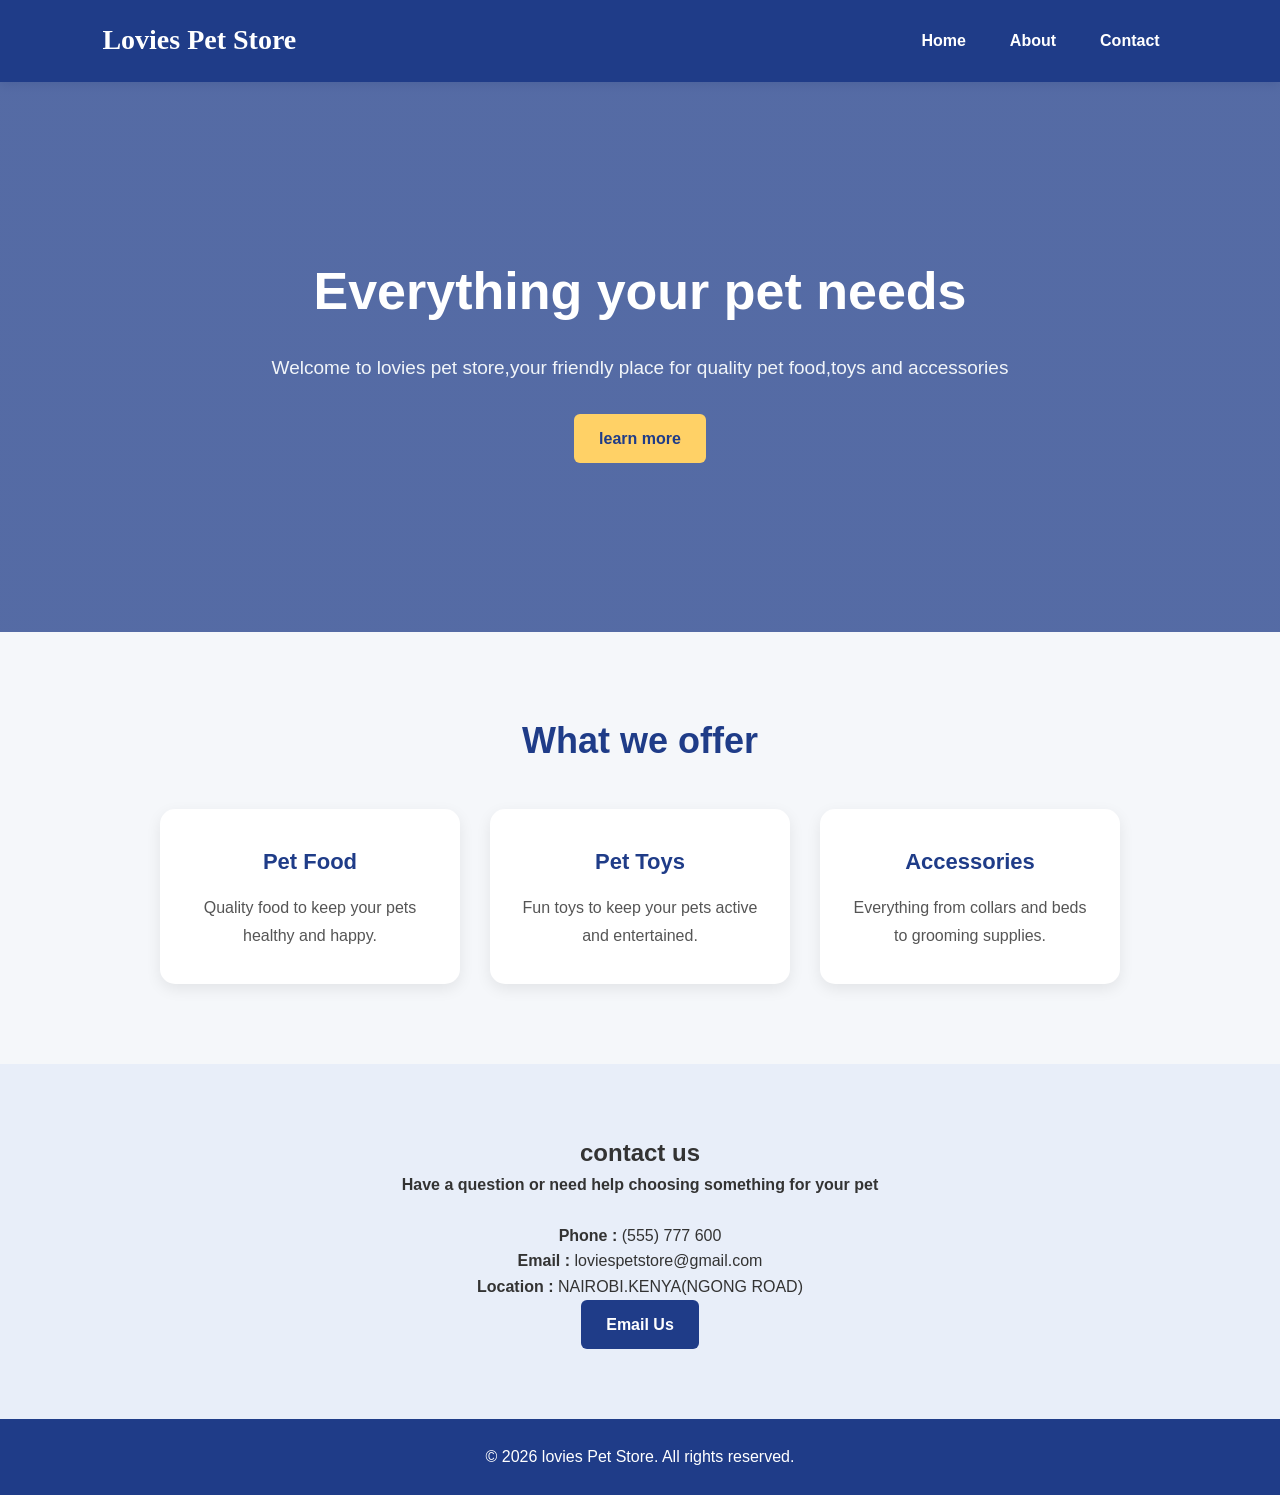
<file: index.html>
<!DOCTYPE html>
<html lang="en">

<head>
    <meta charset="UTF-8">
    <meta name="viewport" content="width=device-width, initial-scale=1.0">
    <title>LOVIES PET STORE |HOME</title>
    <link rel="stylesheet" href="style.css">
</head>

<body>
    
<header>
    <nav class="navbar">
        <h1>Lovies Pet Store</h1>

        <ul class="nav-links">
            <li><a href="index.html">Home</a></li>
            <li><a href="about.html">About</a></li>
            <li><a href="#contact">Contact</a></li>
        </ul>
    </nav>
</header>



    <main>
        <section class="hero">
            <div class="hero-content">
                <h2>Everything your pet needs</h2>
                <p>Welcome to lovies pet store,your friendly place for quality pet food,toys and accessories</p>

                <a href="about.html" class="button">learn more</a>
            </div>
        </section>


        <section class="services">
            <h2>What we offer</h2>
            <div class="service-container">
                <div class="service-card">
                    <h3>Pet Food</h3>
                    <p>Quality food to keep your pets healthy and happy.</p>
                </div>

                <div class="service-card">
                    <h3>Pet Toys</h3>
                    <p>Fun toys to keep your pets active and entertained.</p>
                </div>

                <div class="service-card">
                    <h3>Accessories</h3>
                    <p>Everything from collars and beds to grooming supplies.</p>
                </div>
            </div>
        </section>

        <section id="contact" class="contact">
            <h2>contact us</h2>
            <p><strong>Have a question or need help choosing something for your pet</strong></p>

            <div class="Contact-info">
                <p><strong>Phone :</strong> (555) 777 600</p>
                <p><strong>Email :</strong> loviespetstore@gmail.com</p>
                <p><strong>Location :</strong> NAIROBI.KENYA(NGONG ROAD)</p>

                <a href="loviespettore@gmail.com" class="button">Email Us</a>
            </div>


        </section>
    </main>

    <footer>
        <p>&copy; 2026 lovies Pet Store. All rights reserved.</p>
    </footer>

</body>

</html>
</file>
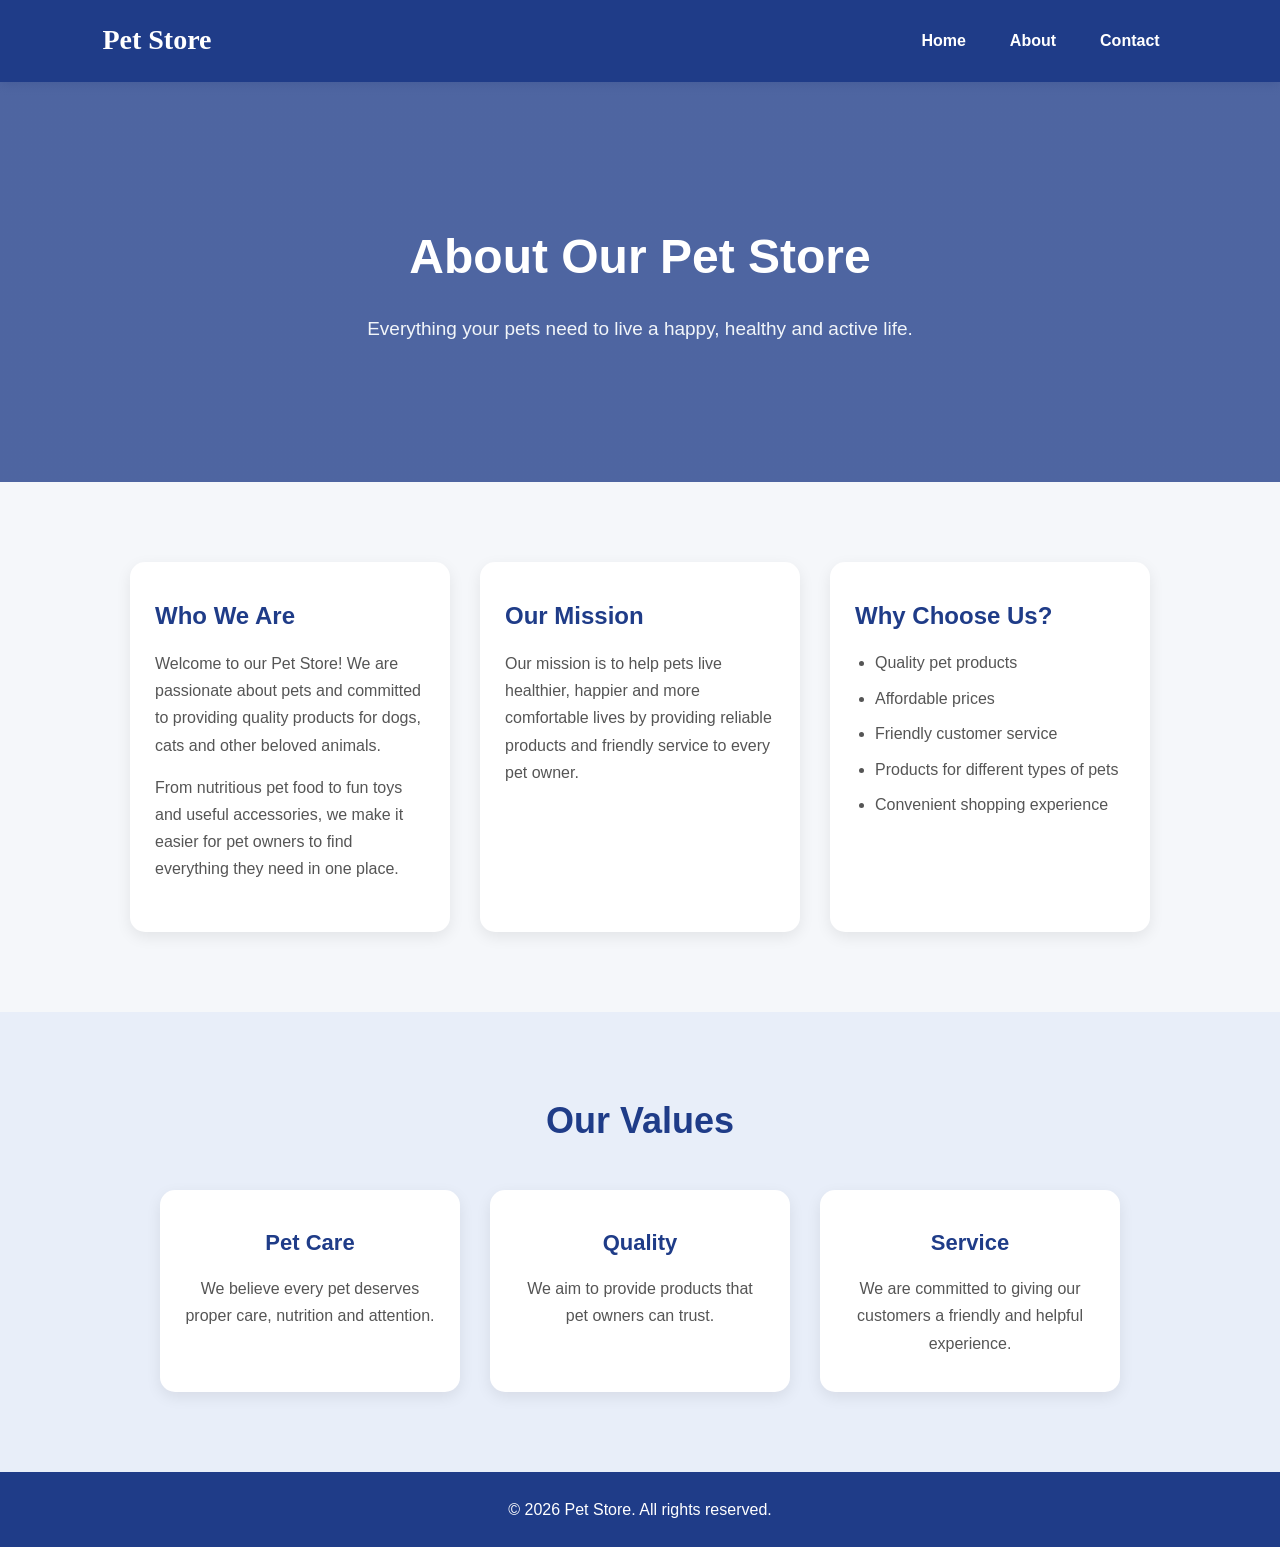
<file: about.html>
<!DOCTYPE html>
<html lang="en">
<head>
    <meta charset="UTF-8">
    <meta name="viewport" content="width=device-width, initial-scale=1.0">
    <title>About Us |lovies Pet Store</title>
    <link rel="stylesheet" href="style.css">
</head>

<body>

    <header>
        <nav>
            <h1>Pet Store</h1>

            <ul>
                <li><a href="index.html">Home</a></li>
                <li><a href="about.html">About</a></li>
                <li><a href="contact.html">Contact</a></li>
            </ul>
        </nav>
    </header>

    <main>

        <section class="about-hero">
            <h2>About Our Pet Store</h2>
            <p>
                Everything your pets need to live a happy, healthy and active life.
            </p>
        </section>

        <section class="about-content">

            <div class="about-card">
                <h2>Who We Are</h2>
                <p>
                    Welcome to our Pet Store! We are passionate about pets and
                    committed to providing quality products for dogs, cats and
                    other beloved animals.
                </p>

                <p>
                    From nutritious pet food to fun toys and useful accessories,
                    we make it easier for pet owners to find everything they
                    need in one place.
                </p>
            </div>

            <div class="about-card">
                <h2>Our Mission</h2>
                <p>
                    Our mission is to help pets live healthier, happier and more
                    comfortable lives by providing reliable products and friendly
                    service to every pet owner.
                </p>
            </div>

            <div class="about-card">
                <h2>Why Choose Us?</h2>

                <ul>
                    <li>Quality pet products</li>
                    <li>Affordable prices</li>
                    <li>Friendly customer service</li>
                    <li>Products for different types of pets</li>
                    <li>Convenient shopping experience</li>
                </ul>
            </div>

        </section>

        <section class="about-values">
            <h2>Our Values</h2>

            <div class="values-container">

                <div class="value-card">
                    <h3>Pet Care</h3>
                    <p>
                        We believe every pet deserves proper care, nutrition
                        and attention.
                    </p>
                </div>

                <div class="value-card">
                    <h3>Quality</h3>
                    <p>
                        We aim to provide products that pet owners can trust.
                    </p>
                </div>

                <div class="value-card">
                    <h3>Service</h3>
                    <p>
                        We are committed to giving our customers a friendly
                        and helpful experience.
                    </p>
                </div>

            </div>
        </section>

    </main>

    <footer>
        <p>&copy; 2026 Pet Store. All rights reserved.</p>
    </footer>

</body>
</html>
</file>
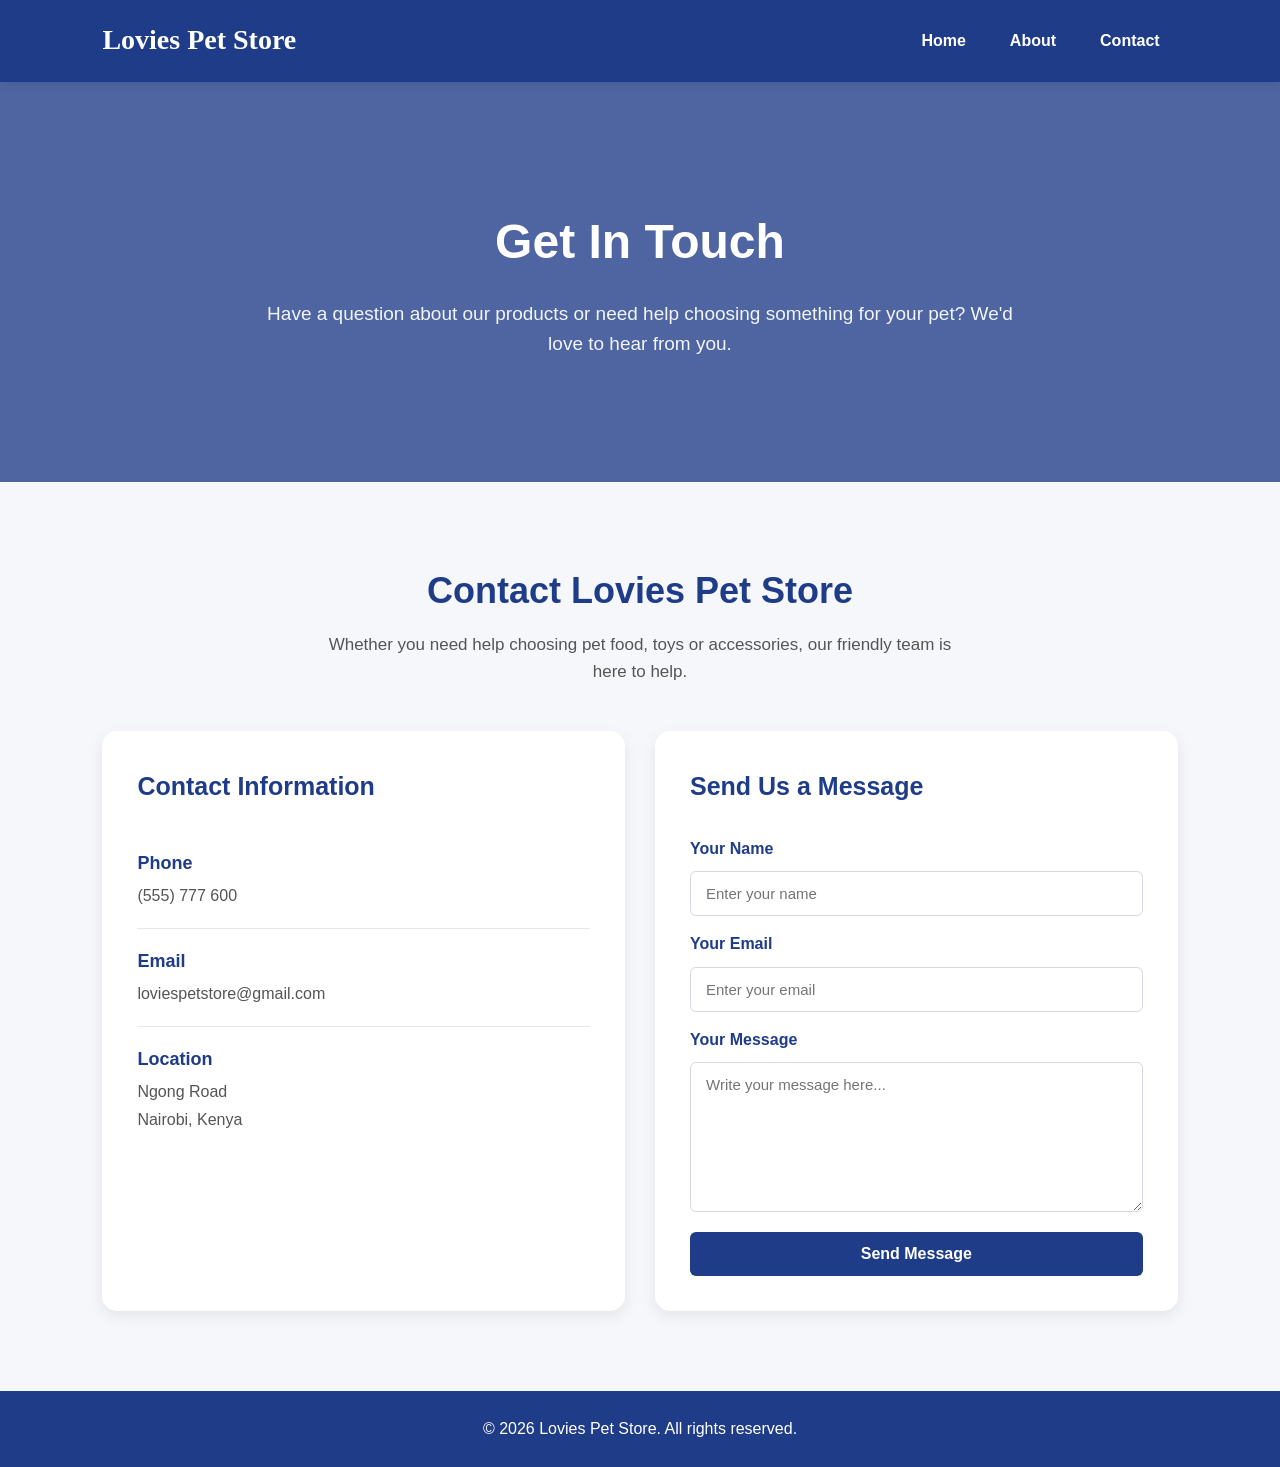
<file: contact.html>
<!DOCTYPE html>
<html lang="en">

<head>
    <meta charset="UTF-8">
    <meta name="viewport" content="width=device-width, initial-scale=1.0">

    <title>LOVIES PET STORE | CONTACT</title>

    <link rel="stylesheet" href="style.css">
</head>

<body>

    <!-- Navigation -->

    <header>
        <nav class="navbar">

            <h1>Lovies Pet Store</h1>

            <ul class="nav-links">
                <li>
                    <a href="index.html">Home</a>
                </li>

                <li>
                    <a href="about.html">About</a>
                </li>

                <li>
                    <a href="contact.html">Contact</a>
                </li>
            </ul>

        </nav>
    </header>


    <main>

        <!-- Contact Hero -->

        <section class="contact-hero">

            <div class="contact-hero-content">

                <h2>Get In Touch</h2>

                <p>
                    Have a question about our products or need help choosing
                    something for your pet? We'd love to hear from you.
                </p>

            </div>

        </section>


        <!-- Contact Section -->

        <section class="contact-section">

            <h2>Contact Lovies Pet Store</h2>

            <p class="contact-intro">
                Whether you need help choosing pet food, toys or accessories,
                our friendly team is here to help.
            </p>


            <div class="contact-container">


                <!-- Contact Information -->

                <div class="contact-card">

                    <h3>Contact Information</h3>

                    <div class="contact-detail">

                        <h4>Phone</h4>

                        <p>
                            (555) 777 600
                        </p>

                    </div>


                    <div class="contact-detail">

                        <h4>Email</h4>

                        <p>
                            loviespetstore@gmail.com
                        </p>

                    </div>


                    <div class="contact-detail">

                        <h4>Location</h4>

                        <p>
                            Ngong Road<br>
                            Nairobi, Kenya
                        </p>

                    </div>

                </div>


                <!-- Contact Form -->

                <div class="contact-card">

                    <h3>Send Us a Message</h3>

                    <form>

                        <label for="name">
                            Your Name
                        </label>

                        <input
                            type="text"
                            id="name"
                            name="name"
                            placeholder="Enter your name"
                            required
                        >


                        <label for="email">
                            Your Email
                        </label>

                        <input
                            type="email"
                            id="email"
                            name="email"
                            placeholder="Enter your email"
                            required
                        >


                        <label for="message">
                            Your Message
                        </label>

                        <textarea
                            id="message"
                            name="message"
                            placeholder="Write your message here..."
                            required
                        ></textarea>


                        <button type="submit">
                            Send Message
                        </button>

                    </form>

                </div>

            </div>

        </section>

    </main>


    <!-- Footer -->

    <footer>

        <p>
            &copy; 2026 Lovies Pet Store. All rights reserved.
        </p>

    </footer>

</body>

</html>
</file>
<file: style.css>
/* General Styles */

* {
    margin: 0;
    padding: 0;
    box-sizing: border-box;
}

body {
    font-family: Arial, sans-serif;
    line-height: 1.6;
    background-color: #f5f7fa;
    color: #333;
}


/* Navbar */

.navbar {
    display: flex;
    justify-content: space-between;
    align-items: center;

    padding: 18px 8%;

    background-color: #1f3c88;
    color: white;

    box-shadow: 0 3px 10px rgba(0, 0, 0, 0.15);
}


/* Store Name */

.navbar h1 {
    margin: 0;
    font-size: 28px;
    color: white;
    font-family: 'Times New Roman', Times, serif;
}


/* Navigation Links */

.nav-links {
    display: flex;
    align-items: center;

    gap: 8px;

    list-style: none;
    margin: 0;
    padding: 0;
}


/* Individual Links */

.nav-links a {
    display: block;

    padding: 10px 18px;

    color: white;
    text-decoration: none;

    font-size: 16px;
    font-weight: 600;

    border-radius: 25px;

    transition: all 0.3s ease;
}


/* Hover Effect */

.nav-links a:hover {
    background-color: #ffd166;
    color: #1f3c88;

    transform: translateY(-2px);
}


/* Mobile */

@media (max-width: 768px) {

    .navbar {
        flex-direction: column;
        gap: 15px;
        text-align: center;
    }

    .nav-links {
        flex-wrap: wrap;
        justify-content: center;
    }
}



/* Hero Section */

.hero {
    min-height: 550px;
    display: flex;
    justify-content: center;
    align-items: center;
    text-align: center;
    padding: 40px 20px;

    background:
        linear-gradient(rgba(31, 60, 136, 0.75), rgba(31, 60, 136, 0.75)),
        url("https://images.unsplash.com/photo-1450778869180-41d0601e046e?auto=format&fit=crop&w=1600&q=80");

    background-size: cover;
    background-position: center;
    background-attachment: fixed;

    color: white;
}

.hero-content {
    max-width: 750px;
    animation: heroAppear 1s ease-out;
}

.hero h2 {
    font-size: 52px;
    margin-bottom: 20px;
    color: white;
}

.hero p {
    font-size: 19px;
    margin-bottom: 30px;
    color: #f1f5f9;
}

.hero .button {
    background-color: #ffd166;
    color: #1f3c88;
}

.hero .button:hover {
    background-color: white;
    color: #1f3c88;
    transform: translateY(-4px);
}


/* Hero Animation */

@keyframes heroAppear {
    from {
        opacity: 0;
        transform: translateY(25px);
    }

    to {
        opacity: 1;
        transform: translateY(0);
    }
}


/* Buttons */

.button {
    display: inline-block;
    padding: 12px 25px;
    background-color: #1f3c88;
    color: white;
    text-decoration: none;
    border-radius: 6px;
    font-weight: bold;
}

.button:hover {
    background-color: #162d66;
}


/* Services Section */

.services {
    padding: 80px 8%;
    text-align: center;
    background-color: #f5f7fa;
}

.services h2 {
    font-size: 36px;
    margin-bottom: 40px;
    color: #1f3c88;
}

.service-container {
    display: flex;
    justify-content: center;
    gap: 30px;
    flex-wrap: wrap;
}

.service-card {
    background-color: white;
    width: 300px;
    padding: 35px 25px;
    border-radius: 15px;

    box-shadow: 0 5px 15px rgba(0, 0, 0, 0.08);

    transition: transform 0.3s ease, box-shadow 0.3s ease;
}

.service-card:hover {
    transform: translateY(-8px);

    box-shadow: 0 12px 25px rgba(0, 0, 0, 0.15);
}

.service-card h3 {
    font-size: 22px;
    margin-bottom: 15px;
    color: #1f3c88;
}

.service-card p {
    color: #555;
    line-height: 1.7;
}

/* Contact Section */

.contact {
    padding: 70px 8%;
    text-align: center;
    background-color: #e8eef9;
}

.contact>p {
    margin-bottom: 25px;

}

.contact-info {
    margin-bottom: 30px;
}

.contact-info p {
    margin: 8px 0;
}


/* Footer */

footer {
    padding: 25px;
    text-align: center;
    background-color: #1f3c88;
    color: white;
}


/* Mobile Design */

@media (max-width: 768px) {

    .navbar {
        flex-direction: column;
        gap: 15px;
    }

    .nav-links {
        gap: 15px;
    }

    .hero h2 {
        font-size: 36px;
    }

    .service-container {
        flex-direction: column;
        align-items: center;
    }

    .service-card {
        width: 90%;
        max-width: 350px;
    }
}
/* =================================
   GENERAL STYLES
================================= */

* {
    margin: 0;
    padding: 0;
    box-sizing: border-box;
}

body {
    font-family: Arial, sans-serif;
    line-height: 1.6;
    background-color: #f5f7fa;
    color: #333;
}


/* =================================
   NAVBAR
================================= */

.navbar,
header nav {
    display: flex;
    justify-content: space-between;
    align-items: center;

    padding: 18px 8%;

    background-color: #1f3c88;
    color: white;

    box-shadow: 0 3px 10px rgba(0, 0, 0, 0.15);
}

.navbar h1,
header h1 {
    margin: 0;
    font-size: 28px;
    color: white;
    font-family: "Times New Roman", Times, serif;
}

.nav-links,
nav ul {
    display: flex;
    align-items: center;
    gap: 8px;

    list-style: none;
    margin: 0;
    padding: 0;
}

.nav-links a,
nav ul li a {
    display: block;

    padding: 10px 18px;

    color: white;
    text-decoration: none;

    font-size: 16px;
    font-weight: 600;

    border-radius: 25px;

    transition: all 0.3s ease;
}

.nav-links a:hover,
nav ul li a:hover {
    background-color: #ffd166;
    color: #1f3c88;

    transform: translateY(-2px);
}


/* =================================
   ABOUT HERO
================================= */

.about-hero {
    min-height: 400px;

    display: flex;
    flex-direction: column;

    justify-content: center;
    align-items: center;

    text-align: center;

    padding: 60px 20px;

    background:
        linear-gradient(
            rgba(31, 60, 136, 0.78),
            rgba(31, 60, 136, 0.78)
        ),
        url("https://images.unsplash.com/photo-1450778869180-41d0601e046e?auto=format&fit=crop&w=1600&q=80");

    background-size: cover;
    background-position: center;

    color: white;
}

.about-hero h2 {
    font-size: 48px;
    margin-bottom: 18px;
    color: white;
}

.about-hero p {
    font-size: 19px;
    max-width: 700px;
    color: #f1f5f9;
}


/* =================================
   ABOUT CONTENT
================================= */

.about-content {
    padding: 80px 8%;

    display: flex;
    justify-content: center;
    align-items: stretch;

    gap: 30px;

    flex-wrap: wrap;

    background-color: #f5f7fa;
}


/* =================================
   ABOUT CARDS
================================= */

.about-card {
    background-color: white;

    width: 320px;

    padding: 35px 25px;

    border-radius: 15px;

    box-shadow: 0 5px 15px rgba(0, 0, 0, 0.08);

    transition:
        transform 0.3s ease,
        box-shadow 0.3s ease;
}

.about-card:hover {
    transform: translateY(-8px);

    box-shadow: 0 12px 25px rgba(0, 0, 0, 0.15);
}

.about-card h2 {
    font-size: 24px;

    margin-bottom: 15px;

    color: #1f3c88;
}

.about-card p {
    color: #555;

    line-height: 1.7;

    margin-bottom: 15px;
}

.about-card ul {
    padding-left: 20px;

    color: #555;
}

.about-card li {
    margin-bottom: 10px;
}


/* =================================
   OUR VALUES SECTION
================================= */

.about-values {
    padding: 80px 8%;

    text-align: center;

    background-color: #e8eef9;
}

.about-values > h2 {
    font-size: 36px;

    margin-bottom: 40px;

    color: #1f3c88;
}


/* =================================
   VALUES CARDS
================================= */

.values-container {
    display: flex;

    justify-content: center;

    gap: 30px;

    flex-wrap: wrap;
}

.value-card {
    background-color: white;

    width: 300px;

    padding: 35px 25px;

    border-radius: 15px;

    box-shadow: 0 5px 15px rgba(0, 0, 0, 0.08);

    transition:
        transform 0.3s ease,
        box-shadow 0.3s ease;
}

.value-card:hover {
    transform: translateY(-8px);

    box-shadow: 0 12px 25px rgba(0, 0, 0, 0.15);
}

.value-card h3 {
    font-size: 22px;

    margin-bottom: 15px;

    color: #1f3c88;
}

.value-card p {
    color: #555;

    line-height: 1.7;
}


/* =================================
   FOOTER
================================= */

footer {
    padding: 25px;

    text-align: center;

    background-color: #1f3c88;

    color: white;
}

footer p {
    color: white;
}


/* =================================
   MOBILE DESIGN
================================= */

@media (max-width: 768px) {

    .navbar,
    header nav {
        flex-direction: column;

        gap: 15px;

        text-align: center;
    }

    .nav-links,
    nav ul {
        flex-wrap: wrap;

        justify-content: center;

        gap: 8px;
    }

    .about-hero {
        min-height: 350px;

        padding: 50px 20px;
    }

    .about-hero h2 {
        font-size: 36px;
    }

    .about-hero p {
        font-size: 16px;
    }

    .about-content {
        flex-direction: column;

        align-items: center;

        padding: 60px 5%;
    }

    .about-card {
        width: 90%;

        max-width: 350px;
    }

    .about-values {
        padding: 60px 5%;
    }

    .about-values > h2 {
        font-size: 30px;
    }

    .values-container {
        flex-direction: column;

        align-items: center;
    }

    .value-card {
        width: 90%;

        max-width: 350px;
    }
}

/* =================================
   CONTACT HERO
================================= */

.contact-hero {
    min-height: 400px;

    display: flex;
    justify-content: center;
    align-items: center;

    text-align: center;

    padding: 60px 20px;

    background:
        linear-gradient(
            rgba(31, 60, 136, 0.78),
            rgba(31, 60, 136, 0.78)
        ),
        url("https://images.unsplash.com/photo-1450778869180-41d0601e046e?auto=format&fit=crop&w=1600&q=80");

    background-size: cover;
    background-position: center;

    color: white;
}

.contact-hero-content {
    max-width: 750px;

    animation: contactAppear 1s ease-out;
}

.contact-hero h2 {
    font-size: 48px;

    margin-bottom: 18px;

    color: white;
}

.contact-hero p {
    font-size: 19px;

    color: #f1f5f9;
}


/* =================================
   CONTACT SECTION
================================= */

.contact-section {
    padding: 80px 8%;

    text-align: center;

    background-color: #f5f7fa;
}

.contact-section > h2 {
    font-size: 36px;

    margin-bottom: 12px;

    color: #1f3c88;
}

.contact-intro {
    max-width: 650px;

    margin: 0 auto 45px;

    color: #555;

    font-size: 17px;
}


/* =================================
   CONTACT CONTAINER
================================= */

.contact-container {
    max-width: 1100px;

    margin: auto;

    display: flex;

    justify-content: center;

    align-items: stretch;

    gap: 30px;
}


/* =================================
   CONTACT CARDS
================================= */

.contact-card {
    background-color: white;

    width: 50%;

    padding: 35px;

    border-radius: 15px;

    text-align: left;

    box-shadow: 0 5px 15px rgba(0, 0, 0, 0.08);

    transition:
        transform 0.3s ease,
        box-shadow 0.3s ease;
}

.contact-card:hover {
    transform: translateY(-6px);

    box-shadow: 0 12px 25px rgba(0, 0, 0, 0.15);
}

.contact-card h3 {
    color: #1f3c88;

    font-size: 25px;

    margin-bottom: 25px;
}


/* =================================
   CONTACT DETAILS
================================= */

.contact-detail {
    padding: 18px 0;

    border-bottom: 1px solid #e5e7eb;
}

.contact-detail:last-child {
    border-bottom: none;
}

.contact-detail h4 {
    color: #1f3c88;

    font-size: 18px;

    margin-bottom: 5px;
}

.contact-detail p {
    color: #555;

    line-height: 1.7;
}


/* =================================
   CONTACT FORM
================================= */

.contact-card form {
    display: flex;

    flex-direction: column;

    gap: 10px;
}

.contact-card label {
    color: #1f3c88;

    font-weight: bold;

    margin-top: 5px;
}

.contact-card input,
.contact-card textarea {
    width: 100%;

    padding: 13px 15px;

    border: 1px solid #d5d9e2;

    border-radius: 6px;

    font-family: Arial, sans-serif;

    font-size: 15px;

    outline: none;

    transition: border 0.3s ease;
}

.contact-card input:focus,
.contact-card textarea:focus {
    border-color: #1f3c88;

    box-shadow: 0 0 0 2px rgba(31, 60, 136, 0.1);
}

.contact-card textarea {
    min-height: 150px;

    resize: vertical;
}


/* =================================
   SEND BUTTON
================================= */

.contact-card button {
    margin-top: 10px;

    padding: 13px 25px;

    border: none;

    border-radius: 6px;

    background-color: #1f3c88;

    color: white;

    font-size: 16px;

    font-weight: bold;

    cursor: pointer;

    transition: all 0.3s ease;
}

.contact-card button:hover {
    background-color: #ffd166;

    color: #1f3c88;

    transform: translateY(-3px);
}


/* =================================
   HERO ANIMATION
================================= */

@keyframes contactAppear {

    from {
        opacity: 0;

        transform: translateY(25px);
    }

    to {
        opacity: 1;

        transform: translateY(0);
    }

}


/* =================================
   MOBILE CONTACT DESIGN
================================= */

@media (max-width: 768px) {

    .contact-hero {
        min-height: 350px;

        padding: 50px 20px;
    }

    .contact-hero h2 {
        font-size: 36px;
    }

    .contact-hero p {
        font-size: 16px;
    }

    .contact-section {
        padding: 60px 5%;
    }

    .contact-section > h2 {
        font-size: 30px;
    }

    .contact-container {
        flex-direction: column;

        align-items: center;
    }

    .contact-card {
        width: 90%;

        max-width: 500px;
    }

}
</file>
